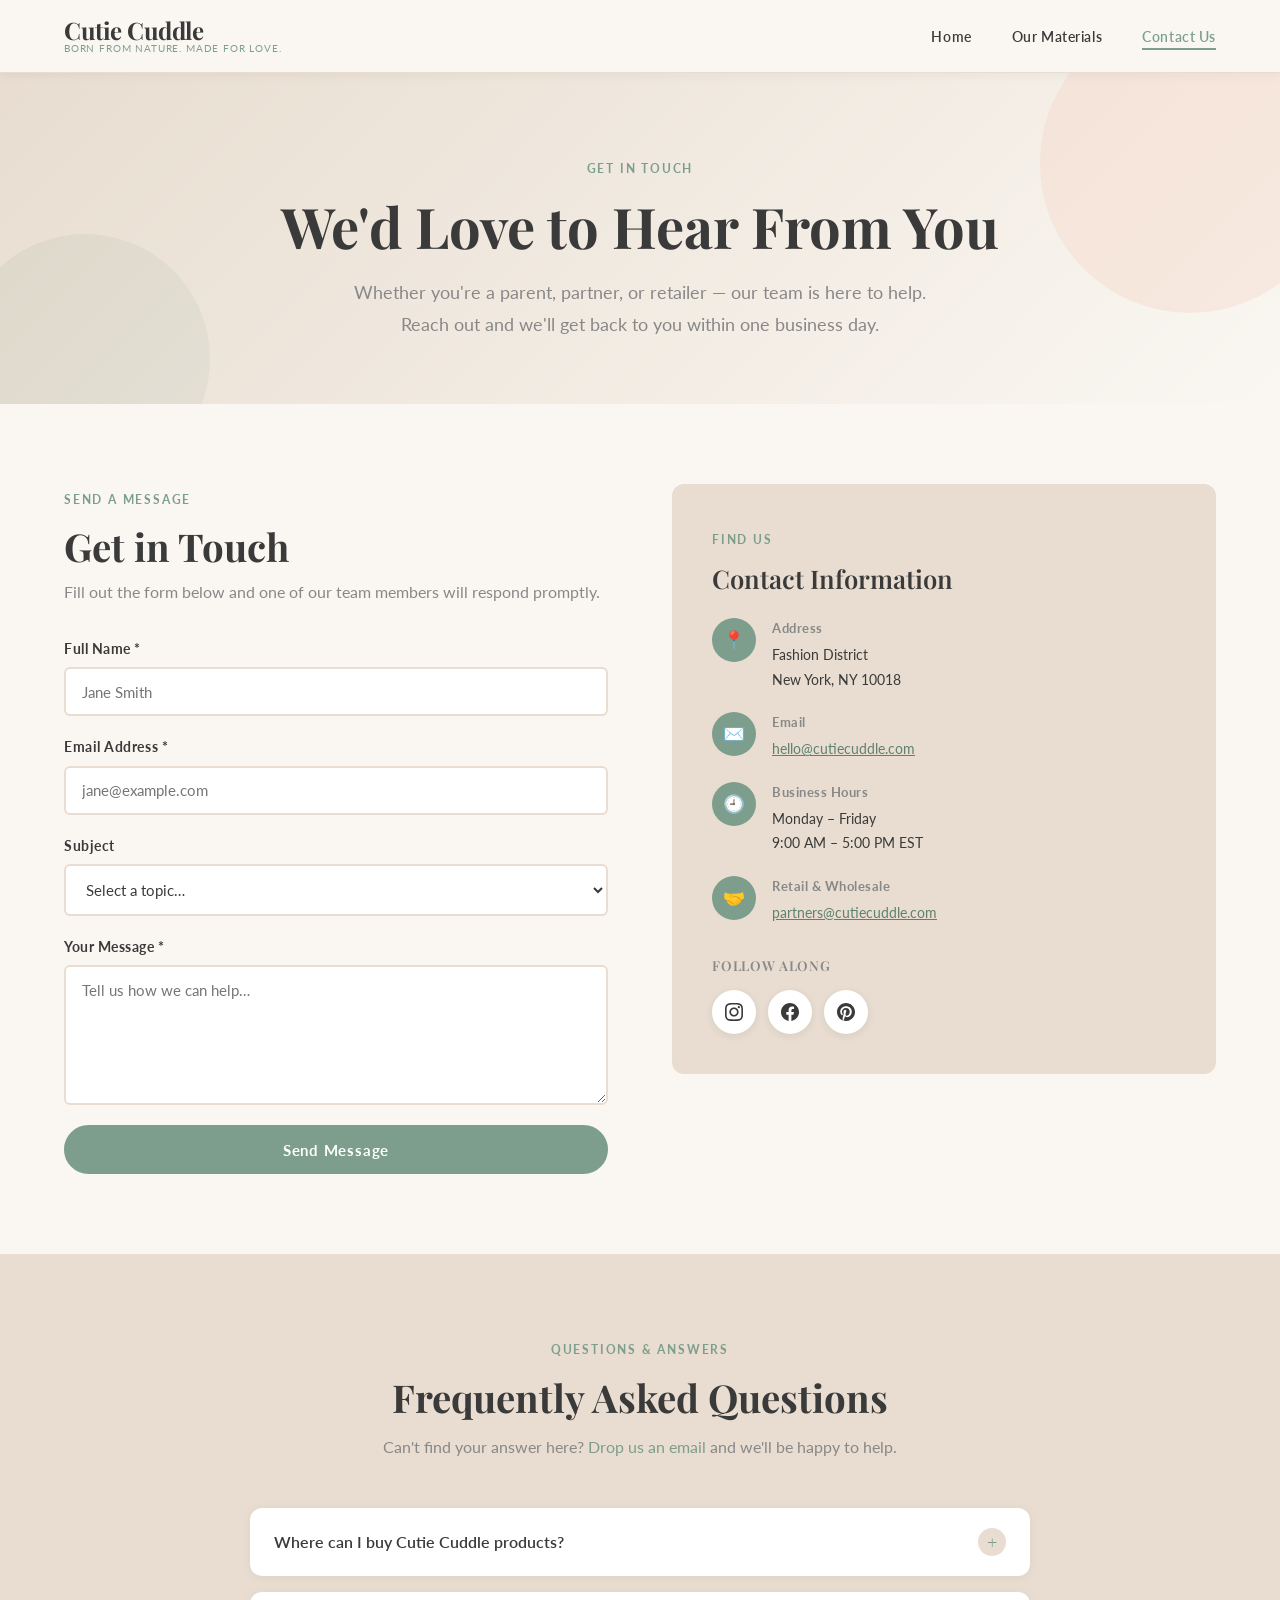
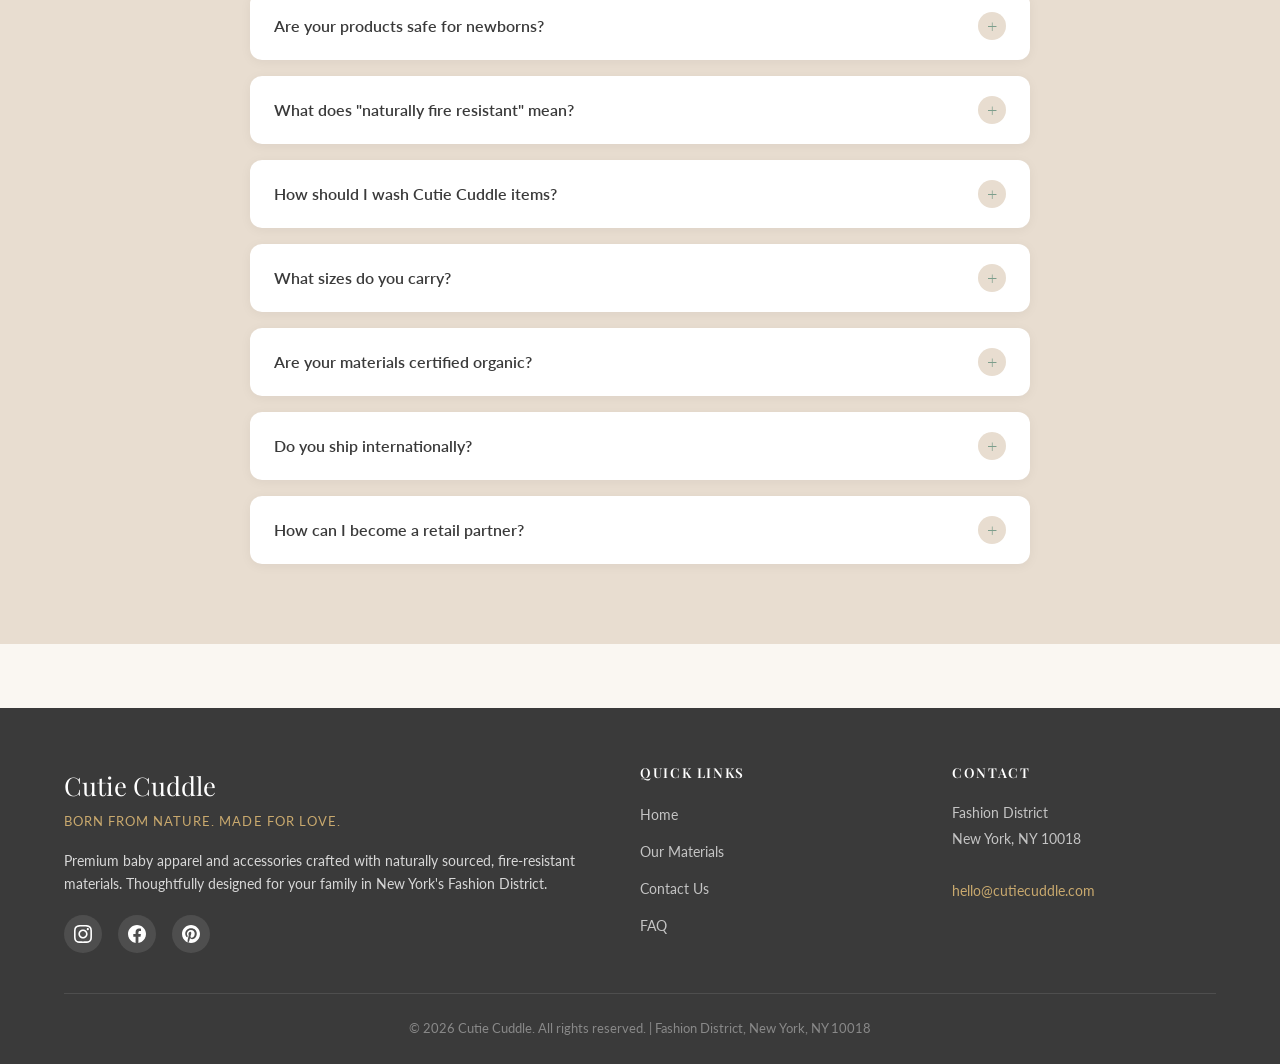
<file: contact.html>
<!DOCTYPE html>
<html lang="en">
<head>
  <meta charset="UTF-8" />
  <meta name="viewport" content="width=device-width, initial-scale=1.0" />

  <!-- SEO: Primary -->
  <title>Contact Us &amp; FAQ | Cutie Cuddle – Baby Apparel &amp; Accessories</title>
  <meta name="description" content="Get in touch with Cutie Cuddle or browse our Frequently Asked Questions about baby apparel safety, materials, sizing, retailers, and more. Based in New York's Fashion District." />
  <meta name="keywords" content="contact cutie cuddle, baby apparel FAQ, where to buy baby clothes, organic baby clothes questions, baby sleepwear safety, baby clothing size guide" />
  <meta name="robots" content="index, follow" />
  <link rel="canonical" href="https://www.cutiecuddle.com/contact.html" />

  <!-- SEO: Open Graph -->
  <meta property="og:type" content="website" />
  <meta property="og:url" content="https://www.cutiecuddle.com/contact.html" />
  <meta property="og:title" content="Contact Us &amp; FAQ | Cutie Cuddle" />
  <meta property="og:description" content="Have a question? Reach out to the Cutie Cuddle team or browse our FAQ. Fashion District, New York, NY 10018." />
  <meta property="og:image" content="https://www.cutiecuddle.com/assets/images/og-contact.jpg" />

  <!-- Structured Data: FAQ -->
  <script type="application/ld+json">
  {
    "@context": "https://schema.org",
    "@type": "FAQPage",
    "mainEntity": [
      {
        "@type": "Question",
        "name": "Where can I buy Cutie Cuddle products?",
        "acceptedAnswer": {
          "@type": "Answer",
          "text": "Cutie Cuddle products are available at TJ Maxx, Ross, Target, Amazon, Dick's Sporting Goods, Menards, and Kohl's — both in-store and online."
        }
      },
      {
        "@type": "Question",
        "name": "Are your products safe for newborns?",
        "acceptedAnswer": {
          "@type": "Answer",
          "text": "Yes. All Cutie Cuddle products are made with OEKO-TEX certified, hypoallergenic materials that are free of harmful substances. Our sleepwear meets CPSC flame resistance standards."
        }
      },
      {
        "@type": "Question",
        "name": "What does 'naturally fire resistant' mean?",
        "acceptedAnswer": {
          "@type": "Answer",
          "text": "Our fire resistance comes from two sources: naturally fire-resistant fibers like merino wool, and plant-based treatments for our cotton items. We never use formaldehyde or synthetic flame retardant chemicals."
        }
      },
      {
        "@type": "Question",
        "name": "How should I wash Cutie Cuddle items?",
        "acceptedAnswer": {
          "@type": "Answer",
          "text": "Most items can be machine washed cold on a gentle cycle and tumble dried low. Avoid bleach and fabric softeners, which can affect fire-resistant properties. Full care instructions are on each garment label."
        }
      }
    ]
  }
  </script>

  <!-- Fonts -->
  <link rel="preconnect" href="https://fonts.googleapis.com" />
  <link rel="preconnect" href="https://fonts.gstatic.com" crossorigin />
  <link href="https://fonts.googleapis.com/css2?family=Playfair+Display:wght@400;600;700&family=Lato:wght@300;400;700&display=swap" rel="stylesheet" />

  <!-- Stylesheet -->
  <link rel="stylesheet" href="css/styles.css" />
</head>
<body>

  <!-- =====================================================
       NAVIGATION
       ===================================================== -->
  <header class="site-nav">
    <nav class="container nav-inner" aria-label="Main navigation">
      <a href="index.html" class="nav-logo" aria-label="Cutie Cuddle home">
        <span class="brand-name">Cutie Cuddle</span>
        <span class="brand-tagline">Born from Nature. Made for Love.</span>
      </a>

      <button class="nav-hamburger" aria-label="Toggle mobile menu" aria-expanded="false">
        <span></span><span></span><span></span>
      </button>

      <ul class="nav-links" role="list">
        <li><a href="index.html">Home</a></li>
        <li><a href="sourcing.html">Our Materials</a></li>
        <li><a href="contact.html" class="active">Contact Us</a></li>
      </ul>
    </nav>
  </header>

  <!-- =====================================================
       MAIN CONTENT
       ===================================================== -->
  <main>

    <!-- ---------------------------------------------------
         PAGE HERO
         --------------------------------------------------- -->
    <section class="page-hero" aria-labelledby="contact-hero-heading">
      <div class="container">
        <span class="section-label">Get in Touch</span>
        <h1 id="contact-hero-heading">We'd Love to Hear From You</h1>
        <p class="lead">Whether you're a parent, partner, or retailer — our team is here to help. Reach out and we'll get back to you within one business day.</p>
      </div>
    </section>

    <!-- ---------------------------------------------------
         CONTACT BLOCK
         --------------------------------------------------- -->
    <section class="contact-section" aria-labelledby="contact-heading">
      <div class="container">
        <div class="contact-grid">

          <!-- Contact Form -->
          <div class="contact-form-wrap">
            <span class="section-label">Send a Message</span>
            <h2 id="contact-heading">Get in Touch</h2>
            <p>Fill out the form below and one of our team members will respond promptly.</p>

            <form id="contactForm" class="contact-form" novalidate>
              <div class="form-group">
                <label for="name">Full Name <span aria-hidden="true">*</span></label>
                <input
                  type="text"
                  id="name"
                  name="name"
                  placeholder="Jane Smith"
                  required
                  autocomplete="name"
                />
              </div>

              <div class="form-group">
                <label for="email">Email Address <span aria-hidden="true">*</span></label>
                <input
                  type="email"
                  id="email"
                  name="email"
                  placeholder="jane@example.com"
                  required
                  autocomplete="email"
                />
              </div>

              <div class="form-group">
                <label for="subject">Subject</label>
                <select id="subject" name="subject">
                  <option value="">Select a topic…</option>
                  <option value="product">Product Inquiry</option>
                  <option value="retail">Retail Partnership</option>
                  <option value="wholesale">Wholesale / B2B</option>
                  <option value="press">Press &amp; Media</option>
                  <option value="other">Other</option>
                </select>
              </div>

              <div class="form-group">
                <label for="message">Your Message <span aria-hidden="true">*</span></label>
                <textarea
                  id="message"
                  name="message"
                  placeholder="Tell us how we can help…"
                  required
                ></textarea>
              </div>

              <button type="submit" class="btn btn-primary">Send Message</button>
            </form>

            <div id="formSuccess" class="form-success" aria-live="polite">
              <div class="success-icon" aria-hidden="true">✅</div>
              <h3>Message Received!</h3>
              <p>Thank you for reaching out. We'll get back to you within one business day.</p>
            </div>
          </div>

          <!-- Contact Info Card -->
          <div>
            <div class="contact-info-card">
              <span class="section-label">Find Us</span>
              <h3>Contact Information</h3>

              <ul class="contact-info-list">
                <li class="contact-info-item">
                  <div class="contact-info-icon" aria-hidden="true">📍</div>
                  <div>
                    <strong>Address</strong>
                    <p>Fashion District<br />New York, NY 10018</p>
                  </div>
                </li>
                <li class="contact-info-item">
                  <div class="contact-info-icon" aria-hidden="true">✉️</div>
                  <div>
                    <strong>Email</strong>
                    <p><a href="mailto:hello@cutiecuddle.com">hello@cutiecuddle.com</a></p>
                  </div>
                </li>
                <li class="contact-info-item">
                  <div class="contact-info-icon" aria-hidden="true">🕘</div>
                  <div>
                    <strong>Business Hours</strong>
                    <p>Monday – Friday<br />9:00 AM – 5:00 PM EST</p>
                  </div>
                </li>
                <li class="contact-info-item">
                  <div class="contact-info-icon" aria-hidden="true">🤝</div>
                  <div>
                    <strong>Retail &amp; Wholesale</strong>
                    <p><a href="mailto:partners@cutiecuddle.com">partners@cutiecuddle.com</a></p>
                  </div>
                </li>
              </ul>

              <div class="contact-socials">
                <h4>Follow Along</h4>
                <div class="social-links" aria-label="Social media links">
                  <a href="#" class="social-link" aria-label="Follow us on Instagram">
                    <svg viewBox="0 0 24 24" aria-hidden="true"><path d="M12 2.163c3.204 0 3.584.012 4.85.07 3.252.148 4.771 1.691 4.919 4.919.058 1.265.069 1.645.069 4.849 0 3.205-.012 3.584-.069 4.849-.149 3.225-1.664 4.771-4.919 4.919-1.266.058-1.644.07-4.85.07-3.204 0-3.584-.012-4.849-.07-3.26-.149-4.771-1.699-4.919-4.92-.058-1.265-.07-1.644-.07-4.849 0-3.204.013-3.583.07-4.849.149-3.227 1.664-4.771 4.919-4.919 1.266-.057 1.645-.069 4.849-.069zm0-2.163c-3.259 0-3.667.014-4.947.072-4.358.2-6.78 2.618-6.98 6.98-.059 1.281-.073 1.689-.073 4.948 0 3.259.014 3.668.072 4.948.2 4.358 2.618 6.78 6.98 6.98 1.281.058 1.689.072 4.948.072 3.259 0 3.668-.014 4.948-.072 4.354-.2 6.782-2.618 6.979-6.98.059-1.28.073-1.689.073-4.948 0-3.259-.014-3.667-.072-4.947-.196-4.354-2.617-6.78-6.979-6.98-1.281-.059-1.69-.073-4.949-.073zm0 5.838c-3.403 0-6.162 2.759-6.162 6.162s2.759 6.163 6.162 6.163 6.162-2.759 6.162-6.163c0-3.403-2.759-6.162-6.162-6.162zm0 10.162c-2.209 0-4-1.79-4-4 0-2.209 1.791-4 4-4s4 1.791 4 4c0 2.21-1.791 4-4 4zm6.406-11.845c-.796 0-1.441.645-1.441 1.44s.645 1.44 1.441 1.44c.795 0 1.439-.645 1.439-1.44s-.644-1.44-1.439-1.44z"/></svg>
                  </a>
                  <a href="#" class="social-link" aria-label="Follow us on Facebook">
                    <svg viewBox="0 0 24 24" aria-hidden="true"><path d="M24 12.073c0-6.627-5.373-12-12-12s-12 5.373-12 12c0 5.99 4.388 10.954 10.125 11.854v-8.385H7.078v-3.47h3.047V9.43c0-3.007 1.792-4.669 4.533-4.669 1.312 0 2.686.235 2.686.235v2.953H15.83c-1.491 0-1.956.925-1.956 1.874v2.25h3.328l-.532 3.47h-2.796v8.385C19.612 23.027 24 18.062 24 12.073z"/></svg>
                  </a>
                  <a href="#" class="social-link" aria-label="Follow us on Pinterest">
                    <svg viewBox="0 0 24 24" aria-hidden="true"><path d="M12 0C5.373 0 0 5.372 0 12c0 5.084 3.163 9.426 7.627 11.174-.105-.949-.2-2.405.042-3.441.218-.937 1.407-5.965 1.407-5.965s-.359-.719-.359-1.782c0-1.668.967-2.914 2.171-2.914 1.023 0 1.518.769 1.518 1.69 0 1.029-.655 2.568-.994 3.995-.283 1.194.599 2.169 1.777 2.169 2.133 0 3.772-2.249 3.772-5.495 0-2.873-2.064-4.882-5.012-4.882-3.414 0-5.418 2.561-5.418 5.207 0 1.031.397 2.138.893 2.738a.36.36 0 0 1 .083.345l-.333 1.36c-.053.22-.174.267-.402.161-1.499-.698-2.436-2.889-2.436-4.649 0-3.785 2.75-7.262 7.929-7.262 4.163 0 7.398 2.967 7.398 6.931 0 4.136-2.607 7.464-6.227 7.464-1.216 0-2.359-.632-2.75-1.378l-.748 2.853c-.271 1.043-1.002 2.35-1.492 3.146C9.57 23.812 10.763 24 12 24c6.627 0 12-5.373 12-12S18.627 0 12 0z"/></svg>
                  </a>
                </div>
              </div>
            </div>
          </div>

        </div>
      </div>
    </section>

    <!-- ---------------------------------------------------
         FAQ
         --------------------------------------------------- -->
    <section class="faq-section" id="faq" aria-labelledby="faq-heading">
      <div class="container">
        <div class="section-header">
          <span class="section-label">Questions &amp; Answers</span>
          <h2 id="faq-heading">Frequently Asked Questions</h2>
          <p>Can't find your answer here? <a href="mailto:hello@cutiecuddle.com" style="color:var(--sage);">Drop us an email</a> and we'll be happy to help.</p>
        </div>

        <div class="faq-list" role="list">

          <div class="faq-item" role="listitem">
            <div class="faq-question" role="button" tabindex="0" aria-expanded="false">
              <h4>Where can I buy Cutie Cuddle products?</h4>
              <span class="faq-toggle" aria-hidden="true">+</span>
            </div>
            <div class="faq-answer">
              <div class="faq-answer-inner">
                Cutie Cuddle products are available at major retailers across the United States, both in-store and online: <strong>TJ Maxx, Ross, Target, Amazon, Dick's Sporting Goods, Menards,</strong> and <strong>Kohl's</strong>. Look for us in the baby and children's departments. Availability may vary by location.
              </div>
            </div>
          </div>

          <div class="faq-item" role="listitem">
            <div class="faq-question" role="button" tabindex="0" aria-expanded="false">
              <h4>Are your products safe for newborns?</h4>
              <span class="faq-toggle" aria-hidden="true">+</span>
            </div>
            <div class="faq-answer">
              <div class="faq-answer-inner">
                Absolutely. All Cutie Cuddle products are made with OEKO-TEX Standard 100 certified materials, meaning they've been independently tested and confirmed free of harmful substances. Our fabrics are hypoallergenic, dye-tested, and formulated specifically for the sensitivity of newborn skin. We carry products for newborns (premie included) through 24 months.
              </div>
            </div>
          </div>

          <div class="faq-item" role="listitem">
            <div class="faq-question" role="button" tabindex="0" aria-expanded="false">
              <h4>What does "naturally fire resistant" mean?</h4>
              <span class="faq-toggle" aria-hidden="true">+</span>
            </div>
            <div class="faq-answer">
              <div class="faq-answer-inner">
                Our fire resistance is achieved in two natural ways: first, by using inherently fire-resistant fibers like <strong>merino wool</strong>, which is naturally slow to ignite and self-extinguishing. Second, for our cotton-based sleepwear, we apply a <strong>plant-derived, formaldehyde-free treatment</strong> that meets CPSC 16 CFR Part 1615/1616 standards. We never use synthetic flame retardant chemicals, halogenated compounds, or PFAS.
              </div>
            </div>
          </div>

          <div class="faq-item" role="listitem">
            <div class="faq-question" role="button" tabindex="0" aria-expanded="false">
              <h4>How should I wash Cutie Cuddle items?</h4>
              <span class="faq-toggle" aria-hidden="true">+</span>
            </div>
            <div class="faq-answer">
              <div class="faq-answer-inner">
                Most Cutie Cuddle items can be machine washed in <strong>cold water on a gentle cycle</strong> and tumble dried on <strong>low heat</strong>. We recommend washing in a mesh laundry bag for delicate items. <strong>Avoid bleach and fabric softeners</strong> — these can compromise the natural fire-resistant properties of the fabric. Always check the care label on each individual garment for specific instructions.
              </div>
            </div>
          </div>

          <div class="faq-item" role="listitem">
            <div class="faq-question" role="button" tabindex="0" aria-expanded="false">
              <h4>What sizes do you carry?</h4>
              <span class="faq-toggle" aria-hidden="true">+</span>
            </div>
            <div class="faq-answer">
              <div class="faq-answer-inner">
                Our sizing range covers <strong>Premie, Newborn, 0–3M, 3–6M, 6–9M, 9–12M, 12–18M,</strong> and <strong>18–24M</strong>. Sizing varies slightly by product line. Each product listing includes a detailed size chart. If you're unsure, we recommend sizing up — our garments are cut generously to allow for movement and layering.
              </div>
            </div>
          </div>

          <div class="faq-item" role="listitem">
            <div class="faq-question" role="button" tabindex="0" aria-expanded="false">
              <h4>Are your materials certified organic?</h4>
              <span class="faq-toggle" aria-hidden="true">+</span>
            </div>
            <div class="faq-answer">
              <div class="faq-answer-inner">
                Yes. Our cotton is <strong>GOTS-certified</strong> (Global Organic Textile Standard), which is the world's leading standard for organic textile processing. This certification covers the entire supply chain — from raw fiber to the finished garment — ensuring no synthetic pesticides, fertilizers, or prohibited dyes are used at any stage. Certification documentation is available upon request.
              </div>
            </div>
          </div>

          <div class="faq-item" role="listitem">
            <div class="faq-question" role="button" tabindex="0" aria-expanded="false">
              <h4>Do you ship internationally?</h4>
              <span class="faq-toggle" aria-hidden="true">+</span>
            </div>
            <div class="faq-answer">
              <div class="faq-answer-inner">
                Cutie Cuddle products are currently distributed through U.S. retailers. International customers may be able to purchase through <strong>Amazon</strong> with international shipping enabled. We are actively working to expand our global distribution footprint — sign up for our newsletter to be among the first to know when we launch internationally.
              </div>
            </div>
          </div>

          <div class="faq-item" role="listitem">
            <div class="faq-question" role="button" tabindex="0" aria-expanded="false">
              <h4>How can I become a retail partner?</h4>
              <span class="faq-toggle" aria-hidden="true">+</span>
            </div>
            <div class="faq-answer">
              <div class="faq-answer-inner">
                We'd love to explore a partnership! Please reach out to our wholesale and retail team directly at <a href="mailto:partners@cutiecuddle.com" style="color:var(--sage);">partners@cutiecuddle.com</a>. Include information about your store, estimated order volume, and the markets you serve. Our team typically responds within 2 business days with our wholesale catalog and terms.
              </div>
            </div>
          </div>

        </div>
      </div>
    </section>

  </main>

  <!-- =====================================================
       FOOTER
       ===================================================== -->
  <footer class="site-footer" aria-label="Site footer">
    <div class="container">
      <div class="footer-grid">

        <div class="footer-brand">
          <span class="brand-name">Cutie Cuddle</span>
          <span class="brand-tagline">Born from Nature. Made for Love.</span>
          <p>Premium baby apparel and accessories crafted with naturally sourced, fire-resistant materials. Thoughtfully designed for your family in New York's Fashion District.</p>
          <div class="footer-socials" aria-label="Social media links">
            <a href="#" aria-label="Follow us on Instagram">
              <svg viewBox="0 0 24 24" aria-hidden="true"><path d="M12 2.163c3.204 0 3.584.012 4.85.07 3.252.148 4.771 1.691 4.919 4.919.058 1.265.069 1.645.069 4.849 0 3.205-.012 3.584-.069 4.849-.149 3.225-1.664 4.771-4.919 4.919-1.266.058-1.644.07-4.85.07-3.204 0-3.584-.012-4.849-.07-3.26-.149-4.771-1.699-4.919-4.92-.058-1.265-.07-1.644-.07-4.849 0-3.204.013-3.583.07-4.849.149-3.227 1.664-4.771 4.919-4.919 1.266-.057 1.645-.069 4.849-.069zm0-2.163c-3.259 0-3.667.014-4.947.072-4.358.2-6.78 2.618-6.98 6.98-.059 1.281-.073 1.689-.073 4.948 0 3.259.014 3.668.072 4.948.2 4.358 2.618 6.78 6.98 6.98 1.281.058 1.689.072 4.948.072 3.259 0 3.668-.014 4.948-.072 4.354-.2 6.782-2.618 6.979-6.98.059-1.28.073-1.689.073-4.948 0-3.259-.014-3.667-.072-4.947-.196-4.354-2.617-6.78-6.979-6.98-1.281-.059-1.69-.073-4.949-.073zm0 5.838c-3.403 0-6.162 2.759-6.162 6.162s2.759 6.163 6.162 6.163 6.162-2.759 6.162-6.163c0-3.403-2.759-6.162-6.162-6.162zm0 10.162c-2.209 0-4-1.79-4-4 0-2.209 1.791-4 4-4s4 1.791 4 4c0 2.21-1.791 4-4 4zm6.406-11.845c-.796 0-1.441.645-1.441 1.44s.645 1.44 1.441 1.44c.795 0 1.439-.645 1.439-1.44s-.644-1.44-1.439-1.44z"/></svg>
            </a>
            <a href="#" aria-label="Follow us on Facebook">
              <svg viewBox="0 0 24 24" aria-hidden="true"><path d="M24 12.073c0-6.627-5.373-12-12-12s-12 5.373-12 12c0 5.99 4.388 10.954 10.125 11.854v-8.385H7.078v-3.47h3.047V9.43c0-3.007 1.792-4.669 4.533-4.669 1.312 0 2.686.235 2.686.235v2.953H15.83c-1.491 0-1.956.925-1.956 1.874v2.25h3.328l-.532 3.47h-2.796v8.385C19.612 23.027 24 18.062 24 12.073z"/></svg>
            </a>
            <a href="#" aria-label="Follow us on Pinterest">
              <svg viewBox="0 0 24 24" aria-hidden="true"><path d="M12 0C5.373 0 0 5.372 0 12c0 5.084 3.163 9.426 7.627 11.174-.105-.949-.2-2.405.042-3.441.218-.937 1.407-5.965 1.407-5.965s-.359-.719-.359-1.782c0-1.668.967-2.914 2.171-2.914 1.023 0 1.518.769 1.518 1.69 0 1.029-.655 2.568-.994 3.995-.283 1.194.599 2.169 1.777 2.169 2.133 0 3.772-2.249 3.772-5.495 0-2.873-2.064-4.882-5.012-4.882-3.414 0-5.418 2.561-5.418 5.207 0 1.031.397 2.138.893 2.738a.36.36 0 0 1 .083.345l-.333 1.36c-.053.22-.174.267-.402.161-1.499-.698-2.436-2.889-2.436-4.649 0-3.785 2.75-7.262 7.929-7.262 4.163 0 7.398 2.967 7.398 6.931 0 4.136-2.607 7.464-6.227 7.464-1.216 0-2.359-.632-2.75-1.378l-.748 2.853c-.271 1.043-1.002 2.35-1.492 3.146C9.57 23.812 10.763 24 12 24c6.627 0 12-5.373 12-12S18.627 0 12 0z"/></svg>
            </a>
          </div>
        </div>

        <div class="footer-col">
          <h4>Quick Links</h4>
          <ul>
            <li><a href="index.html">Home</a></li>
            <li><a href="sourcing.html">Our Materials</a></li>
            <li><a href="contact.html">Contact Us</a></li>
            <li><a href="#faq">FAQ</a></li>
          </ul>
        </div>

        <div class="footer-col">
          <h4>Contact</h4>
          <address>
            Fashion District<br />
            New York, NY 10018<br />
            <br />
            <a href="mailto:hello@cutiecuddle.com">hello@cutiecuddle.com</a>
          </address>
        </div>

      </div>

      <div class="footer-bottom">
        <p>&copy; 2026 Cutie Cuddle. All rights reserved. | Fashion District, New York, NY 10018</p>
      </div>
    </div>
  </footer>

  <!-- =====================================================
       NEWSLETTER EXIT-INTENT POPUP
       ===================================================== -->
  <div id="newsletterOverlay" class="newsletter-overlay" role="dialog" aria-modal="true" aria-labelledby="newsletterHeading">
    <div class="newsletter-modal">
      <button id="newsletterClose" class="newsletter-close" aria-label="Close newsletter popup">&times;</button>
      <div class="newsletter-emoji" aria-hidden="true">👶</div>
      <h3 id="newsletterHeading">Before You Go&hellip;</h3>
      <p>Join our <strong>Baby &amp; Parenting newsletter</strong> for expert tips, exclusive new arrivals, and special offers delivered straight to your inbox.</p>
      <form id="newsletterForm" class="newsletter-form" novalidate>
        <input type="email" placeholder="Your email address" aria-label="Email address" required />
        <button type="submit" class="btn btn-gold">Subscribe</button>
      </form>
      <div id="newsletterThanks" class="newsletter-thanks" aria-live="polite">
        <div class="thanks-icon" aria-hidden="true">🎉</div>
        <p><strong>You're in!</strong> Welcome to the Cutie Cuddle family. Check your inbox for a warm welcome.</p>
      </div>
      <p class="newsletter-disclaimer">No spam, ever. Unsubscribe at any time.</p>
    </div>
  </div>

  <script src="js/main.js"></script>

  <!-- Keyboard accessibility for FAQ items -->
  <script>
    document.querySelectorAll('.faq-question[role="button"]').forEach(btn => {
      btn.addEventListener('keydown', (e) => {
        if (e.key === 'Enter' || e.key === ' ') {
          e.preventDefault();
          btn.click();
        }
      });
    });
  </script>
</body>
</html>
</file>
<file: css/styles.css>
/* =========================================================
   Cutie Cuddle – Main Stylesheet
   ========================================================= */

/* ---------------------------------------------------------
   1. CSS Custom Properties
   --------------------------------------------------------- */
:root {
  --cream:    #FAF7F2;
  --sage:     #7D9E8C;
  --sage-dark:#5E8170;
  --beige:    #E8DDD0;
  --blush:    #F2C4B0;
  --charcoal: #3A3A3A;
  --gold:     #C9A96E;
  --white:    #FFFFFF;
  --gray-mid: #888888;
  --shadow:   0 4px 20px rgba(0,0,0,0.08);
  --radius:   12px;
  --radius-sm: 6px;
  --transition: 0.25s ease;
  --max-width: 1200px;
  --font-head: 'Playfair Display', Georgia, serif;
  --font-body: 'Lato', Arial, sans-serif;
}

/* ---------------------------------------------------------
   2. Reset & Base
   --------------------------------------------------------- */
*, *::before, *::after {
  box-sizing: border-box;
  margin: 0;
  padding: 0;
}

html {
  scroll-behavior: smooth;
}

body {
  background-color: var(--cream);
  color: var(--charcoal);
  font-family: var(--font-body);
  font-size: 16px;
  line-height: 1.7;
}

img {
  max-width: 100%;
  height: auto;
  display: block;
}

a {
  color: inherit;
  text-decoration: none;
}

ul {
  list-style: none;
}

/* ---------------------------------------------------------
   3. Typography
   --------------------------------------------------------- */
h1, h2, h3, h4 {
  font-family: var(--font-head);
  line-height: 1.25;
  color: var(--charcoal);
}

h1 { font-size: clamp(2rem, 5vw, 3.5rem); font-weight: 700; }
h2 { font-size: clamp(1.6rem, 3.5vw, 2.4rem); font-weight: 700; }
h3 { font-size: clamp(1.2rem, 2.5vw, 1.6rem); font-weight: 600; }
h4 { font-size: 1.1rem; font-weight: 600; }

p { margin-bottom: 1rem; }
p:last-child { margin-bottom: 0; }

.section-label {
  display: inline-block;
  font-family: var(--font-body);
  font-size: 0.75rem;
  font-weight: 700;
  letter-spacing: 0.15em;
  text-transform: uppercase;
  color: var(--sage);
  margin-bottom: 0.75rem;
}

/* ---------------------------------------------------------
   4. Utility Classes
   --------------------------------------------------------- */
.container {
  width: 100%;
  max-width: var(--max-width);
  margin-inline: auto;
  padding-inline: 1.5rem;
}

.text-center { text-align: center; }

.btn {
  display: inline-block;
  padding: 0.85rem 2rem;
  border-radius: 50px;
  font-family: var(--font-body);
  font-size: 0.95rem;
  font-weight: 700;
  letter-spacing: 0.05em;
  cursor: pointer;
  transition: background var(--transition), color var(--transition), transform var(--transition);
  border: 2px solid transparent;
  text-align: center;
}

.btn-primary {
  background: var(--sage);
  color: var(--white);
  border-color: var(--sage);
}
.btn-primary:hover {
  background: var(--sage-dark);
  border-color: var(--sage-dark);
  transform: translateY(-2px);
}

.btn-outline {
  background: transparent;
  color: var(--sage);
  border-color: var(--sage);
}
.btn-outline:hover {
  background: var(--sage);
  color: var(--white);
  transform: translateY(-2px);
}

.btn-gold {
  background: var(--gold);
  color: var(--white);
  border-color: var(--gold);
}
.btn-gold:hover {
  background: #b8924f;
  border-color: #b8924f;
  transform: translateY(-2px);
}

/* ---------------------------------------------------------
   5. Navigation
   --------------------------------------------------------- */
.site-nav {
  position: sticky;
  top: 0;
  z-index: 1000;
  background: rgba(250, 247, 242, 0.97);
  backdrop-filter: blur(8px);
  border-bottom: 1px solid var(--beige);
  box-shadow: 0 2px 12px rgba(0,0,0,0.05);
}

.nav-inner {
  display: flex;
  align-items: center;
  justify-content: space-between;
  height: 72px;
}

.nav-logo {
  display: flex;
  flex-direction: column;
  line-height: 1.1;
}

.nav-logo .brand-name {
  font-family: var(--font-head);
  font-size: 1.5rem;
  font-weight: 700;
  color: var(--charcoal);
  letter-spacing: -0.02em;
}

.nav-logo .brand-tagline {
  font-size: 0.65rem;
  color: var(--sage);
  letter-spacing: 0.08em;
  text-transform: uppercase;
}

.nav-links {
  display: flex;
  gap: 2.5rem;
  align-items: center;
}

.nav-links a {
  font-size: 0.9rem;
  font-weight: 600;
  letter-spacing: 0.04em;
  color: var(--charcoal);
  padding-bottom: 3px;
  border-bottom: 2px solid transparent;
  transition: color var(--transition), border-color var(--transition);
}

.nav-links a:hover,
.nav-links a.active {
  color: var(--sage);
  border-bottom-color: var(--sage);
}

.nav-hamburger {
  display: none;
  flex-direction: column;
  gap: 5px;
  cursor: pointer;
  background: none;
  border: none;
  padding: 4px;
}

.nav-hamburger span {
  display: block;
  width: 26px;
  height: 2px;
  background: var(--charcoal);
  border-radius: 2px;
  transition: all var(--transition);
}

/* Mobile nav open state */
.nav-hamburger.open span:nth-child(1) {
  transform: translateY(7px) rotate(45deg);
}
.nav-hamburger.open span:nth-child(2) {
  opacity: 0;
}
.nav-hamburger.open span:nth-child(3) {
  transform: translateY(-7px) rotate(-45deg);
}

/* ---------------------------------------------------------
   6. Footer
   --------------------------------------------------------- */
.site-footer {
  background: var(--charcoal);
  color: rgba(255,255,255,0.8);
  padding: 3.5rem 0 1.5rem;
  margin-top: 4rem;
}

.footer-grid {
  display: grid;
  grid-template-columns: 2fr 1fr 1fr;
  gap: 3rem;
  padding-bottom: 2.5rem;
  border-bottom: 1px solid rgba(255,255,255,0.1);
}

.footer-brand .brand-name {
  font-family: var(--font-head);
  font-size: 1.6rem;
  color: var(--white);
  display: block;
  margin-bottom: 0.25rem;
}

.footer-brand .brand-tagline {
  color: var(--gold);
  font-size: 0.8rem;
  letter-spacing: 0.08em;
  text-transform: uppercase;
  display: block;
  margin-bottom: 1rem;
}

.footer-brand p {
  font-size: 0.9rem;
  line-height: 1.6;
  margin-bottom: 1.25rem;
}

.footer-socials {
  display: flex;
  gap: 1rem;
}

.footer-socials a {
  display: flex;
  align-items: center;
  justify-content: center;
  width: 38px;
  height: 38px;
  border-radius: 50%;
  background: rgba(255,255,255,0.1);
  color: var(--white);
  transition: background var(--transition);
}

.footer-socials a:hover {
  background: var(--sage);
}

.footer-socials svg {
  width: 18px;
  height: 18px;
  fill: currentColor;
}

.footer-col h4 {
  color: var(--white);
  font-size: 0.85rem;
  letter-spacing: 0.12em;
  text-transform: uppercase;
  margin-bottom: 1.2rem;
}

.footer-col ul li {
  margin-bottom: 0.6rem;
}

.footer-col ul li a {
  font-size: 0.9rem;
  color: rgba(255,255,255,0.7);
  transition: color var(--transition);
}

.footer-col ul li a:hover {
  color: var(--gold);
}

.footer-col address {
  font-style: normal;
  font-size: 0.9rem;
  line-height: 1.8;
  color: rgba(255,255,255,0.7);
}

.footer-col address a {
  color: var(--gold);
}

.footer-bottom {
  padding-top: 1.5rem;
  text-align: center;
  font-size: 0.8rem;
  color: rgba(255,255,255,0.4);
}

/* ---------------------------------------------------------
   7. Page Hero (shared variant)
   --------------------------------------------------------- */
.page-hero {
  background: linear-gradient(135deg, var(--beige) 0%, var(--cream) 100%);
  padding: 5rem 0 4rem;
  text-align: center;
  position: relative;
  overflow: hidden;
}

.page-hero::before {
  content: '';
  position: absolute;
  top: -60px;
  right: -60px;
  width: 300px;
  height: 300px;
  border-radius: 50%;
  background: var(--blush);
  opacity: 0.25;
}

.page-hero::after {
  content: '';
  position: absolute;
  bottom: -80px;
  left: -40px;
  width: 250px;
  height: 250px;
  border-radius: 50%;
  background: var(--sage);
  opacity: 0.1;
}

.page-hero .container {
  position: relative;
  z-index: 1;
}

.page-hero h1 {
  margin-bottom: 1rem;
}

.page-hero p.lead {
  font-size: 1.15rem;
  max-width: 600px;
  margin-inline: auto;
  color: var(--gray-mid);
  margin-bottom: 0;
}

/* ---------------------------------------------------------
   8. Home – Hero Section
   --------------------------------------------------------- */
.hero {
  position: relative;
  min-height: 90vh;
  display: flex;
  align-items: center;
  overflow: hidden;
  background: linear-gradient(135deg, #f5ede2 0%, var(--cream) 55%, #e8f0ec 100%);
}

.hero-bg-circle {
  position: absolute;
  border-radius: 50%;
  opacity: 0.18;
}

.hero-bg-circle-1 {
  width: 500px;
  height: 500px;
  background: var(--blush);
  top: -100px;
  right: -100px;
}

.hero-bg-circle-2 {
  width: 350px;
  height: 350px;
  background: var(--sage);
  bottom: -80px;
  left: -60px;
}

.hero-content {
  display: grid;
  grid-template-columns: 1fr 1fr;
  gap: 4rem;
  align-items: center;
  width: 100%;
  padding: 5rem 0;
}

.hero-text .section-label {
  margin-bottom: 1rem;
}

.hero-text h1 {
  margin-bottom: 1.25rem;
  color: var(--charcoal);
}

.hero-text h1 span {
  color: var(--sage);
}

.hero-text p {
  font-size: 1.1rem;
  color: #666;
  max-width: 480px;
  margin-bottom: 2rem;
}

.hero-ctas {
  display: flex;
  gap: 1rem;
  flex-wrap: wrap;
}

.hero-image {
  position: relative;
}

.hero-image-main {
  border-radius: 24px;
  width: 100%;
  max-height: 520px;
  object-fit: cover;
  box-shadow: var(--shadow);
}

.hero-badge {
  position: absolute;
  bottom: -24px;
  left: -24px;
  background: var(--white);
  border-radius: var(--radius);
  padding: 1rem 1.25rem;
  box-shadow: var(--shadow);
  display: flex;
  align-items: center;
  gap: 0.75rem;
}

.hero-badge-icon {
  width: 44px;
  height: 44px;
  background: var(--blush);
  border-radius: 50%;
  display: flex;
  align-items: center;
  justify-content: center;
  font-size: 1.4rem;
  flex-shrink: 0;
}

.hero-badge-text strong {
  display: block;
  font-size: 0.9rem;
  color: var(--charcoal);
}

.hero-badge-text span {
  font-size: 0.75rem;
  color: var(--gray-mid);
}

/* ---------------------------------------------------------
   9. Home – Brand Intro / Values
   --------------------------------------------------------- */
.brand-intro {
  padding: 5rem 0;
}

.brand-intro-grid {
  display: grid;
  grid-template-columns: 1fr 1fr;
  gap: 5rem;
  align-items: center;
}

.brand-intro-text h2 {
  margin-bottom: 1.25rem;
}

.brand-intro-text p {
  font-size: 1rem;
  color: #555;
  margin-bottom: 1.25rem;
}

.values-grid {
  display: grid;
  grid-template-columns: 1fr 1fr;
  gap: 1.25rem;
}

.value-card {
  background: var(--white);
  border-radius: var(--radius);
  padding: 1.5rem;
  box-shadow: var(--shadow);
  transition: transform var(--transition);
}

.value-card:hover {
  transform: translateY(-4px);
}

.value-icon {
  font-size: 2rem;
  margin-bottom: 0.75rem;
}

.value-card h4 {
  font-size: 1rem;
  margin-bottom: 0.4rem;
  color: var(--charcoal);
}

.value-card p {
  font-size: 0.85rem;
  color: var(--gray-mid);
  margin-bottom: 0;
}

/* ---------------------------------------------------------
   10. Home – Products
   --------------------------------------------------------- */
.products-section {
  padding: 5rem 0;
  background: var(--beige);
}

.section-header {
  text-align: center;
  margin-bottom: 3rem;
}

.section-header h2 {
  margin-bottom: 0.75rem;
}

.section-header p {
  max-width: 560px;
  margin-inline: auto;
  color: var(--gray-mid);
  font-size: 1rem;
  margin-bottom: 0;
}

.products-grid {
  display: grid;
  grid-template-columns: repeat(4, 1fr);
  gap: 1.5rem;
}

.product-card {
  background: var(--white);
  border-radius: var(--radius);
  overflow: hidden;
  box-shadow: var(--shadow);
  transition: transform var(--transition), box-shadow var(--transition);
}

.product-card:hover {
  transform: translateY(-6px);
  box-shadow: 0 12px 35px rgba(0,0,0,0.12);
}

.product-card-image {
  position: relative;
  overflow: hidden;
}

.product-card-image img {
  width: 100%;
  height: 220px;
  object-fit: cover;
  transition: transform 0.4s ease;
}

.product-card:hover .product-card-image img {
  transform: scale(1.05);
}

.product-tag {
  position: absolute;
  top: 12px;
  left: 12px;
  background: var(--sage);
  color: var(--white);
  font-size: 0.7rem;
  font-weight: 700;
  letter-spacing: 0.08em;
  text-transform: uppercase;
  padding: 0.3rem 0.75rem;
  border-radius: 50px;
}

.product-card-body {
  padding: 1.25rem;
}

.product-card-body h3 {
  font-size: 1.05rem;
  margin-bottom: 0.5rem;
}

.product-card-body p {
  font-size: 0.85rem;
  color: var(--gray-mid);
  margin-bottom: 0;
  line-height: 1.5;
}

/* ---------------------------------------------------------
   11. Home – Retailers
   --------------------------------------------------------- */
.retailers-section {
  padding: 5rem 0;
}

.retailers-list {
  display: flex;
  flex-wrap: wrap;
  gap: 1rem;
  justify-content: center;
  margin-top: 2.5rem;
}

.retailer-badge {
  display: inline-flex;
  align-items: center;
  gap: 0.5rem;
  background: var(--white);
  border: 2px solid var(--beige);
  border-radius: 50px;
  padding: 0.7rem 1.5rem;
  font-weight: 700;
  font-size: 0.9rem;
  color: var(--charcoal);
  box-shadow: var(--shadow);
  transition: border-color var(--transition), color var(--transition), transform var(--transition);
}

.retailer-badge:hover {
  border-color: var(--sage);
  color: var(--sage);
  transform: translateY(-3px);
}

.retailer-badge span {
  font-size: 1.1rem;
}

/* ---------------------------------------------------------
   12. Sourcing Page – Philosophy
   --------------------------------------------------------- */
.philosophy-section {
  padding: 5rem 0;
}

.philosophy-grid {
  display: grid;
  grid-template-columns: 1fr 1fr;
  gap: 5rem;
  align-items: center;
}

.philosophy-image img {
  border-radius: 20px;
  box-shadow: var(--shadow);
  width: 100%;
  height: 420px;
  object-fit: cover;
}

.philosophy-text h2 {
  margin-bottom: 1.25rem;
}

.philosophy-text p {
  color: #555;
  margin-bottom: 1.25rem;
}

.philosophy-stats {
  display: grid;
  grid-template-columns: 1fr 1fr;
  gap: 1rem;
  margin-top: 2rem;
}

.stat-box {
  background: var(--beige);
  border-radius: var(--radius-sm);
  padding: 1.25rem;
  text-align: center;
}

.stat-box strong {
  display: block;
  font-family: var(--font-head);
  font-size: 1.8rem;
  color: var(--sage);
}

.stat-box span {
  font-size: 0.8rem;
  color: var(--gray-mid);
  letter-spacing: 0.04em;
}

/* ---------------------------------------------------------
   13. Sourcing Page – Materials
   --------------------------------------------------------- */
.materials-section {
  padding: 5rem 0;
  background: var(--beige);
}

.materials-grid {
  display: grid;
  grid-template-columns: repeat(2, 1fr);
  gap: 1.75rem;
}

.material-card {
  background: var(--white);
  border-radius: var(--radius);
  padding: 2rem;
  box-shadow: var(--shadow);
  display: flex;
  gap: 1.25rem;
  transition: transform var(--transition);
}

.material-card:hover {
  transform: translateY(-4px);
}

.material-icon {
  font-size: 2.5rem;
  flex-shrink: 0;
  width: 60px;
  height: 60px;
  background: var(--beige);
  border-radius: 50%;
  display: flex;
  align-items: center;
  justify-content: center;
}

.material-body h3 {
  font-size: 1.1rem;
  margin-bottom: 0.5rem;
}

.material-body p {
  font-size: 0.875rem;
  color: #666;
  margin-bottom: 0.75rem;
}

.material-tags {
  display: flex;
  flex-wrap: wrap;
  gap: 0.4rem;
}

.material-tag {
  background: var(--sage);
  color: var(--white);
  font-size: 0.7rem;
  font-weight: 700;
  padding: 0.25rem 0.65rem;
  border-radius: 50px;
  letter-spacing: 0.06em;
}

/* ---------------------------------------------------------
   14. Sourcing Page – Timeline
   --------------------------------------------------------- */
.timeline-section {
  padding: 5rem 0;
}

.timeline {
  position: relative;
  display: grid;
  grid-template-columns: repeat(4, 1fr);
  gap: 0;
  margin-top: 3rem;
}

.timeline::before {
  content: '';
  position: absolute;
  top: 40px;
  left: calc(12.5% + 20px);
  right: calc(12.5% + 20px);
  height: 3px;
  background: var(--beige);
  z-index: 0;
}

.timeline-step {
  text-align: center;
  position: relative;
  z-index: 1;
  padding: 0 1rem;
}

.timeline-dot {
  width: 80px;
  height: 80px;
  background: var(--sage);
  border-radius: 50%;
  display: flex;
  align-items: center;
  justify-content: center;
  margin: 0 auto 1.25rem;
  font-size: 1.75rem;
  box-shadow: 0 4px 16px rgba(125,158,140,0.3);
}

.timeline-step-num {
  position: absolute;
  top: -8px;
  right: calc(50% - 48px);
  background: var(--gold);
  color: var(--white);
  width: 24px;
  height: 24px;
  border-radius: 50%;
  font-size: 0.7rem;
  font-weight: 700;
  display: flex;
  align-items: center;
  justify-content: center;
}

.timeline-step h4 {
  font-size: 0.95rem;
  margin-bottom: 0.5rem;
}

.timeline-step p {
  font-size: 0.8rem;
  color: var(--gray-mid);
  margin-bottom: 0;
}

/* ---------------------------------------------------------
   15. Sourcing Page – Certifications
   --------------------------------------------------------- */
.certifications-section {
  padding: 4rem 0;
  background: var(--charcoal);
}

.certifications-section .section-header h2 {
  color: var(--white);
}

.certifications-section .section-header p {
  color: rgba(255,255,255,0.6);
}

.certifications-section .section-label {
  color: var(--gold);
}

.certs-strip {
  display: flex;
  flex-wrap: wrap;
  justify-content: center;
  gap: 1.5rem;
  margin-top: 2.5rem;
}

.cert-badge {
  background: rgba(255,255,255,0.07);
  border: 1px solid rgba(255,255,255,0.12);
  border-radius: var(--radius);
  padding: 1.25rem 2rem;
  text-align: center;
  min-width: 140px;
  transition: background var(--transition);
}

.cert-badge:hover {
  background: rgba(255,255,255,0.12);
}

.cert-badge .cert-icon {
  font-size: 2rem;
  margin-bottom: 0.5rem;
}

.cert-badge strong {
  display: block;
  color: var(--white);
  font-size: 0.85rem;
  letter-spacing: 0.05em;
}

.cert-badge span {
  display: block;
  font-size: 0.72rem;
  color: rgba(255,255,255,0.5);
  margin-top: 0.2rem;
}

/* ---------------------------------------------------------
   16. Contact Page – Contact Block
   --------------------------------------------------------- */
.contact-section {
  padding: 5rem 0;
}

.contact-grid {
  display: grid;
  grid-template-columns: 1fr 1fr;
  gap: 4rem;
  align-items: start;
}

.contact-form-wrap h2 {
  margin-bottom: 0.5rem;
}

.contact-form-wrap p {
  color: var(--gray-mid);
  margin-bottom: 2rem;
}

.contact-form {
  display: flex;
  flex-direction: column;
  gap: 1.25rem;
}

.form-group {
  display: flex;
  flex-direction: column;
  gap: 0.4rem;
}

.form-group label {
  font-size: 0.85rem;
  font-weight: 700;
  letter-spacing: 0.04em;
  color: var(--charcoal);
}

.form-group input,
.form-group textarea,
.form-group select {
  width: 100%;
  padding: 0.85rem 1rem;
  border: 2px solid var(--beige);
  border-radius: var(--radius-sm);
  font-family: var(--font-body);
  font-size: 0.95rem;
  background: var(--white);
  color: var(--charcoal);
  transition: border-color var(--transition);
  outline: none;
}

.form-group input:focus,
.form-group textarea:focus,
.form-group select:focus {
  border-color: var(--sage);
}

.form-group textarea {
  min-height: 140px;
  resize: vertical;
}

.form-success {
  display: none;
  text-align: center;
  padding: 2rem;
  background: #edf7f2;
  border-radius: var(--radius);
  color: var(--sage-dark);
}

.form-success .success-icon {
  font-size: 2.5rem;
  margin-bottom: 0.75rem;
}

.contact-info-card {
  background: var(--beige);
  border-radius: var(--radius);
  padding: 2.5rem;
}

.contact-info-card h3 {
  margin-bottom: 1.5rem;
}

.contact-info-list {
  display: flex;
  flex-direction: column;
  gap: 1.25rem;
  margin-bottom: 2rem;
}

.contact-info-item {
  display: flex;
  gap: 1rem;
  align-items: flex-start;
}

.contact-info-icon {
  width: 44px;
  height: 44px;
  background: var(--sage);
  border-radius: 50%;
  display: flex;
  align-items: center;
  justify-content: center;
  font-size: 1.1rem;
  flex-shrink: 0;
}

.contact-info-item p {
  margin-bottom: 0;
  font-size: 0.9rem;
  color: var(--charcoal);
}

.contact-info-item strong {
  display: block;
  font-size: 0.8rem;
  color: var(--gray-mid);
  margin-bottom: 0.2rem;
  letter-spacing: 0.04em;
}

.contact-info-item a {
  color: var(--sage-dark);
  text-decoration: underline;
}

.contact-socials h4 {
  font-size: 0.85rem;
  letter-spacing: 0.06em;
  text-transform: uppercase;
  margin-bottom: 1rem;
  color: var(--gray-mid);
}

.social-links {
  display: flex;
  gap: 0.75rem;
}

.social-link {
  display: flex;
  align-items: center;
  justify-content: center;
  width: 44px;
  height: 44px;
  border-radius: 50%;
  background: var(--white);
  color: var(--charcoal);
  box-shadow: 0 2px 8px rgba(0,0,0,0.08);
  transition: background var(--transition), color var(--transition), transform var(--transition);
}

.social-link:hover {
  background: var(--sage);
  color: var(--white);
  transform: translateY(-3px);
}

.social-link svg {
  width: 18px;
  height: 18px;
  fill: currentColor;
}

/* ---------------------------------------------------------
   17. Contact Page – FAQ
   --------------------------------------------------------- */
.faq-section {
  padding: 5rem 0;
  background: var(--beige);
}

.faq-list {
  max-width: 780px;
  margin-inline: auto;
  margin-top: 2.5rem;
  display: flex;
  flex-direction: column;
  gap: 1rem;
}

.faq-item {
  background: var(--white);
  border-radius: var(--radius);
  overflow: hidden;
  box-shadow: 0 2px 12px rgba(0,0,0,0.05);
}

.faq-question {
  display: flex;
  align-items: center;
  justify-content: space-between;
  padding: 1.25rem 1.5rem;
  cursor: pointer;
  gap: 1rem;
  user-select: none;
}

.faq-question h4 {
  font-size: 1rem;
  font-weight: 600;
  color: var(--charcoal);
  font-family: var(--font-body);
}

.faq-toggle {
  width: 28px;
  height: 28px;
  border-radius: 50%;
  background: var(--beige);
  display: flex;
  align-items: center;
  justify-content: center;
  flex-shrink: 0;
  transition: background var(--transition), transform var(--transition);
  font-size: 1.1rem;
  color: var(--sage);
  font-weight: 300;
}

.faq-item.open .faq-toggle {
  background: var(--sage);
  color: var(--white);
  transform: rotate(45deg);
}

.faq-answer {
  max-height: 0;
  overflow: hidden;
  transition: max-height 0.35s ease, padding 0.35s ease;
}

.faq-item.open .faq-answer {
  max-height: 400px;
}

.faq-answer-inner {
  padding: 0 1.5rem 1.5rem;
  font-size: 0.92rem;
  color: #666;
  line-height: 1.7;
  border-top: 1px solid var(--beige);
  padding-top: 1rem;
}

/* ---------------------------------------------------------
   18. Newsletter Popup
   --------------------------------------------------------- */
.newsletter-overlay {
  position: fixed;
  inset: 0;
  background: rgba(58,58,58,0.55);
  backdrop-filter: blur(4px);
  z-index: 9000;
  display: flex;
  align-items: center;
  justify-content: center;
  padding: 1.5rem;
  opacity: 0;
  pointer-events: none;
  transition: opacity 0.3s ease;
}

.newsletter-overlay.visible {
  opacity: 1;
  pointer-events: all;
}

.newsletter-modal {
  background: var(--white);
  border-radius: 20px;
  padding: 3rem;
  max-width: 480px;
  width: 100%;
  position: relative;
  transform: translateY(20px) scale(0.97);
  transition: transform 0.3s ease;
  text-align: center;
  box-shadow: 0 24px 60px rgba(0,0,0,0.2);
}

.newsletter-overlay.visible .newsletter-modal {
  transform: translateY(0) scale(1);
}

.newsletter-close {
  position: absolute;
  top: 1rem;
  right: 1rem;
  background: var(--beige);
  border: none;
  cursor: pointer;
  font-size: 1.2rem;
  width: 34px;
  height: 34px;
  border-radius: 50%;
  display: flex;
  align-items: center;
  justify-content: center;
  color: var(--charcoal);
  transition: background var(--transition);
  line-height: 1;
}

.newsletter-close:hover {
  background: var(--blush);
}

.newsletter-emoji {
  font-size: 3rem;
  margin-bottom: 1rem;
}

.newsletter-modal h3 {
  font-size: 1.6rem;
  margin-bottom: 0.75rem;
}

.newsletter-modal p {
  color: var(--gray-mid);
  font-size: 0.95rem;
  margin-bottom: 1.75rem;
}

.newsletter-form {
  display: flex;
  gap: 0.5rem;
  flex-wrap: wrap;
}

.newsletter-form input {
  flex: 1;
  min-width: 0;
  padding: 0.8rem 1rem;
  border: 2px solid var(--beige);
  border-radius: 50px;
  font-family: var(--font-body);
  font-size: 0.9rem;
  outline: none;
  transition: border-color var(--transition);
}

.newsletter-form input:focus {
  border-color: var(--sage);
}

.newsletter-form .btn {
  white-space: nowrap;
  flex-shrink: 0;
}

.newsletter-thanks {
  display: none;
  color: var(--sage-dark);
}

.newsletter-thanks .thanks-icon {
  font-size: 2.5rem;
  margin-bottom: 0.75rem;
}

.newsletter-disclaimer {
  font-size: 0.72rem;
  color: var(--gray-mid);
  margin-top: 1rem;
  margin-bottom: 0;
}

/* ---------------------------------------------------------
   19. Responsive – 1024px (tablet landscape)
   --------------------------------------------------------- */
@media (max-width: 1024px) {
  .products-grid {
    grid-template-columns: repeat(2, 1fr);
  }

  .timeline {
    grid-template-columns: repeat(2, 1fr);
    gap: 2rem;
  }

  .timeline::before {
    display: none;
  }

  .hero-content {
    gap: 3rem;
  }

  .footer-grid {
    grid-template-columns: 1fr 1fr;
  }

  .footer-brand {
    grid-column: 1 / -1;
  }
}

/* ---------------------------------------------------------
   20. Responsive – 768px (tablet portrait / mobile)
   --------------------------------------------------------- */
@media (max-width: 768px) {
  /* Nav */
  .nav-hamburger {
    display: flex;
  }

  .nav-links {
    display: none;
    position: absolute;
    top: 72px;
    left: 0;
    right: 0;
    background: var(--cream);
    flex-direction: column;
    gap: 0;
    padding: 0.5rem 0 1rem;
    border-bottom: 2px solid var(--beige);
    box-shadow: 0 8px 24px rgba(0,0,0,0.07);
  }

  .nav-links.open {
    display: flex;
  }

  .nav-links a {
    padding: 0.9rem 1.5rem;
    border-bottom: none;
    border-radius: 0;
    width: 100%;
    font-size: 1rem;
  }

  .nav-links a:hover,
  .nav-links a.active {
    background: var(--beige);
    border-bottom: none;
  }

  /* Hero */
  .hero-content {
    grid-template-columns: 1fr;
    padding: 3.5rem 0;
    text-align: center;
  }

  .hero-text p {
    margin-inline: auto;
  }

  .hero-ctas {
    justify-content: center;
  }

  .hero-badge {
    left: 50%;
    transform: translateX(-50%);
    bottom: -20px;
    white-space: nowrap;
  }

  .hero-image {
    display: none;
  }

  /* Brand intro */
  .brand-intro-grid {
    grid-template-columns: 1fr;
    gap: 2.5rem;
  }

  /* Products */
  .products-grid {
    grid-template-columns: 1fr;
  }

  /* Philosophy */
  .philosophy-grid {
    grid-template-columns: 1fr;
    gap: 2.5rem;
  }

  /* Materials */
  .materials-grid {
    grid-template-columns: 1fr;
  }

  /* Timeline */
  .timeline {
    grid-template-columns: 1fr;
    gap: 1.5rem;
  }

  .timeline-dot {
    width: 60px;
    height: 60px;
    font-size: 1.4rem;
  }

  /* Contact */
  .contact-grid {
    grid-template-columns: 1fr;
    gap: 2.5rem;
  }

  /* Footer */
  .footer-grid {
    grid-template-columns: 1fr;
    gap: 2rem;
  }

  .footer-brand {
    grid-column: auto;
  }

  /* Popup */
  .newsletter-modal {
    padding: 2rem;
  }

  .newsletter-form {
    flex-direction: column;
  }

  .newsletter-form .btn {
    width: 100%;
  }
}

@media (max-width: 480px) {
  .philosophy-stats {
    grid-template-columns: 1fr;
  }

  .values-grid {
    grid-template-columns: 1fr;
  }
}
</file>
